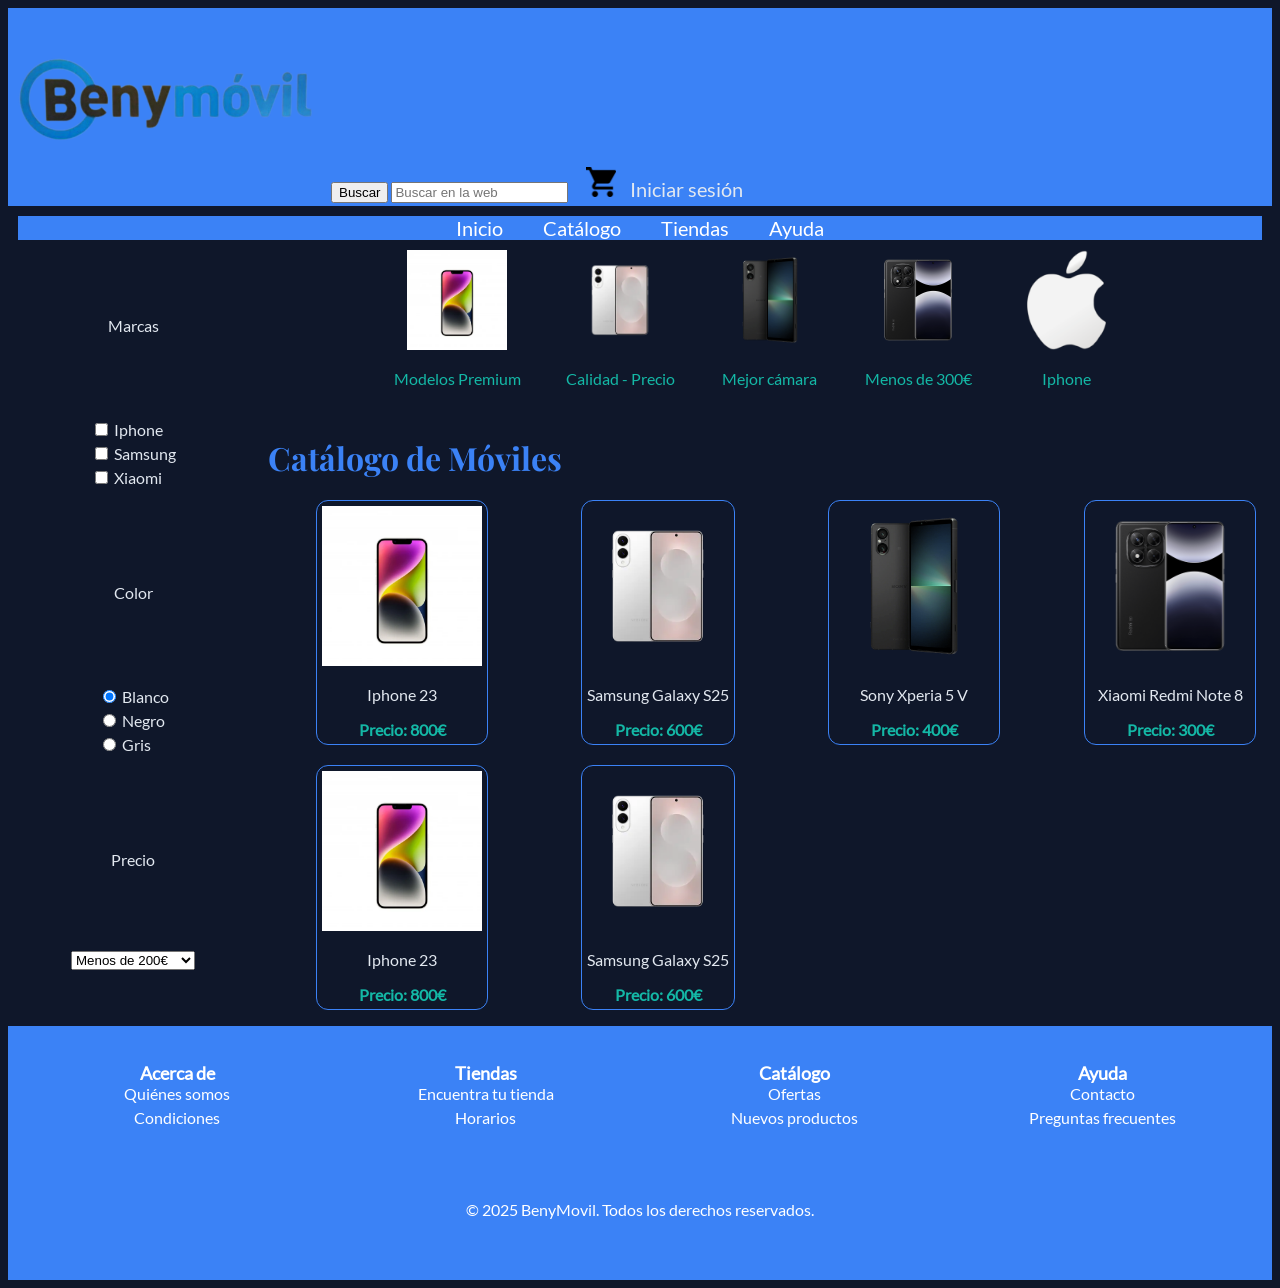
<file: practica-dor-detalles/index.html>
<!DOCTYPE html>
<html lang="es">
<head>
    <meta charset="UTF-8" />
    <meta name="viewport" content="width=device-width, initial-scale=1.0" />
    <title>Tienda</title>

    <!-- CSS -->
    <link rel="stylesheet" href="app/css/style.css" />
    <link rel="stylesheet" href="app/css/catalogo.css" />
</head>

<body class="catalogo-page fondo letra-principal">

    <!-- HEADER -->
    <header class="header">
        <div class="logo">
            <img src="app/img/main-logo.png" />

            <div class="buscar">
                <input type="submit" value="Buscar" />
                <input class="busqueda" type="search" placeholder="Buscar en la web" />
            </div>

            <a href="" class="carrito">
                <img src="app/img/logo-carrito.png" />
            </a>

            <a href="" class="sesion">Iniciar sesión</a>
        </div>
    </header>

    <!-- NAV -->
    <nav class="barra_navegacion">
        <a href="">Inicio</a>
        <a href="">Catálogo</a>
        <a href="">Tiendas</a>
        <a href="">Ayuda</a>
    </nav>

    <!-- GRID PRINCIPAL -->
    <div class="wrapper">

        <!-- FILTROS -->
        <aside class="filtros">
            <span class="titulo_aside">Marcas</span>
            <form>
                <label class="option">
                    <input type="checkbox" name="iphone" value="iphone" />
                    Iphone
                </label>

                <label class="option">
                    <input type="checkbox" name="samsung" value="samsung" />
                    Samsung
                </label>

                <label class="option">
                    <input type="checkbox" name="xiaomi" value="xiaomi" />
                    Xiaomi
                </label>
            </form>

            <span class="titulo_aside">Color</span>
            <form>
                <label class="option">
                    <input type="radio" name="color" value="blanco" checked />
                    Blanco
                </label>

                <label class="option">
                    <input type="radio" name="color" value="negro" />
                    Negro
                </label>

                <label class="option">
                    <input type="radio" name="color" value="gris" />
                    Gris
                </label>
            </form>

            <span class="titulo_aside">Precio</span>
            <form>
                <select name="Precio">
                    <option value="199">Menos de 200€</option>
                    <option value="200-500">Entre 200 y 500€</option>
                    <option value="501">Más de 500€</option>
                </select>
            </form>
        </aside>

        <!-- MENÚ RÁPIDO (zona superior del grid) -->
        <div class="menu_rapido_catalogo">
            <aside>
                <div class="menu_rapido">
                    <a href="">
                        <img src="app/img/iphone-img.webp" />
                        <p>Modelos Premium</p>
                    </a>

                    <a href="">
                        <img src="app/img/Samsung-Galaxy-S25.webp" />
                        <p>Calidad - Precio</p>
                    </a>

                    <a href="">
                        <img src="app/img/sony-xperia-5-v.png" />
                        <p>Mejor cámara</p>
                    </a>

                    <a href="">
                        <img src="app/img/xiaomi.png" />
                        <p>Menos de 300€</p>
                    </a>

                    <a href="">
                        <img src="app/img/icon-mac.png" />
                        <p>Iphone</p>
                    </a>
                </div>
            </aside>
        </div>

        <!-- CONTENIDO PRINCIPAL -->
        <main class="contenedor_main">
            <h1 class="titulo-pagina">Catálogo de Móviles</h1>

            <section class="main">
                <div class="catalogo">

                    <!-- ARTÍCULO 1 -->
                    <article>
                        <div class="articulo">
                            <header><img src="app/img/iphone-img.webp" /></header>
                            <p>Iphone 23</p>
                            <footer>Precio: 800€</footer>
                        </div>
                    </article>

                    <!-- ARTÍCULO 2 -->
                    <article>
                        <div class="articulo">
                            <header><img src="app/img/Samsung-Galaxy-S25.webp" /></header>
                            <p>Samsung Galaxy S25</p>
                            <footer>Precio: 600€</footer>
                        </div>
                    </article>

                    <!-- ARTÍCULO 3 -->
                    <article>
                        <div class="articulo">
                            <header><img src="app/img/sony-xperia-5-v.png" /></header>
                            <p>Sony Xperia 5 V</p>
                            <footer>Precio: 400€</footer>
                        </div>
                    </article>

                    <!-- ARTÍCULO 4 -->
                    <article>
                        <div class="articulo">
                            <header><img src="app/img/xiaomi.png" /></header>
                            <p>Xiaomi Redmi Note 8</p>
                            <footer>Precio: 300€</footer>
                        </div>
                    </article>

                    <!-- ARTÍCULO 5 -->
                    <article>
                        <div class="articulo">
                            <header><img src="app/img/iphone-img.webp" /></header>
                            <p>Iphone 23</p>
                            <footer>Precio: 800€</footer>
                        </div>
                    </article>

                    <!-- ARTÍCULO 6 -->
                    <article>
                        <div class="articulo">
                            <header><img src="app/img/Samsung-Galaxy-S25.webp" /></header>
                            <p>Samsung Galaxy S25</p>
                            <footer>Precio: 600€</footer>
                        </div>
                    </article>

                </div>
            </section>

        </main>

    </div> <!-- FIN WRAPPER -->

    <!-- FOOTER -->
    <footer class="footer">
        <div class="footer-acerca">
            <span class="titulo_footer">Acerca de</span>
            <a href="">Quiénes somos</a>
            <a href="">Condiciones</a>
        </div>

        <div class="footer-tiendas">
            <span class="titulo_footer">Tiendas</span>
            <a href="">Encuentra tu tienda</a>
            <a href="">Horarios</a>
        </div>

        <div class="footer-catalogo">
            <span class="titulo_footer">Catálogo</span>
            <a href="">Ofertas</a>
            <a href="">Nuevos productos</a>
        </div>

        <div class="footer-ayuda">
            <span class="titulo_footer">Ayuda</span>
            <a href="">Contacto</a>
            <a href="">Preguntas frecuentes</a>
        </div>

        <div class="footer-copy">
            © 2025 BenyMovil. Todos los derechos reservados.
        </div>
    </footer>

</body>
</html>
</file>
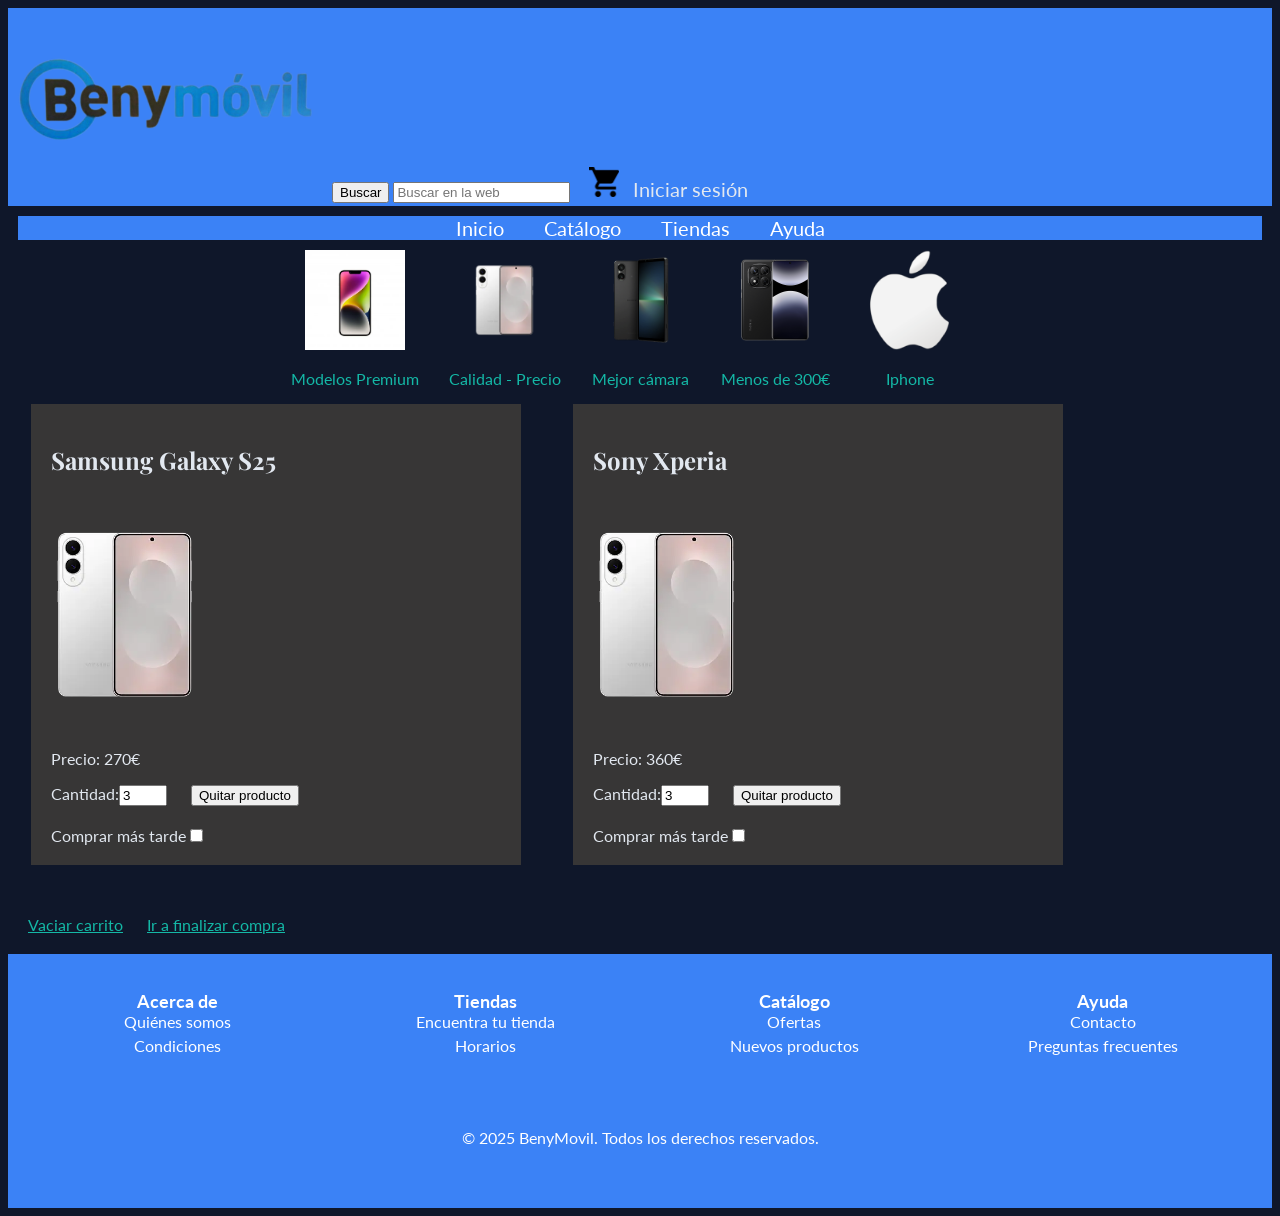
<file: practica-dor-detalles/templates/carrito.html>
<!DOCTYPE html>
<html lang="es">

<head>
    <meta charset="UTF-8">
    <meta name="viewport" content="width=device-width, initial-scale=1.0">
    <title>Tienda</title>
    <link rel="stylesheet" href="./../app/css/style.css">
    <link rel="stylesheet" href="./../app/css/single-product.css">
    <link rel="stylesheet" href="./../app/css/carrito.css">
    <link rel="preconnect" href="https://fonts.googleapis.com">
    <link rel="preconnect" href="https://fonts.gstatic.com" crossorigin>
    <link
        href="https://fonts.googleapis.com/css2?family=Cormorant+Garamond:ital,wght@0,300..700;1,300..700&family=Lato:ital,wght@0,100;0,300;0,400;0,700;0,900;1,100;1,300;1,400;1,700;1,900&family=Playfair+Display:ital,wght@0,400..900;1,400..900&family=Roboto:ital,wght@0,100..900;1,100..900&display=swap"
        rel="stylesheet">
    <script src="../app/js/carrito.js"></script>
</head>

<body class="fondo letra-principal single-product-page">
    <header class="header">
        <div class="logo">

            <img src="./../app/img/main-logo.png">
            <div class="buscar">
                <input type="submit" value="Buscar">
                <input class="busqueda" type="search" placeholder="Buscar en la web">
            </div>
            <a href="" class="carrito"><img src="./../app/img/logo-carrito.png"></a>
            <a href="" class="sesion">Iniciar sesión</a>
        </div>
    </header>
    <nav class="barra_navegacion">
        <a href="">Inicio</a>
        <a href="">Catálogo</a>
        <a href="">Tiendas</a>
        <a href="">Ayuda</a>
    </nav>
    <div class="menu_rapido_catalogo">
        <aside>
            <div class="menu_rapido">
                <a href=""><img src="./../app/img/iphone-img.webp">
                    <p>Modelos Premium</p>
                </a>
                <a href=""><img src="./../app/img/Samsung-Galaxy-S25.webp">
                    <p>Calidad - Precio</p>
                </a>
                <a href=""><img src="./../app/img/sony-xperia-5-v.png">
                    <p>Mejor cámara</p>
                </a>
                <a href=""><img src="./../app/img/xiaomi.png">
                    <p>Menos de 300€</p>
                </a>
                <a href=""><img src="./../app/img/icon-mac.png">
                    <p>Iphone</p>
                </a>
            </div>
        </aside>
    </div>
    <main class="contenedor_main">

        <section class="main">
           <div class="product-container" id="product-container">
                <!--Aquí se cargan los productos dinámicamente-->
           </div>
           <div class="carrito-vacio hidden">
                <p>No hay productos en la cesta. No se puede avanzar a checkout hasta que haya productos.</p>
           </div>
           <div class="enlaces-carrito">
                <a class="vaciar-carrito" href="">Vaciar carrito</a>
                <a class="finalizar-compra" href="checkout.html">Ir a finalizar compra</a>
           </div>

        </section>
    </main>
    <footer class="footer">
        <div class="footer-acerca">
            <span class="titulo_footer">Acerca de</span>
            <a href="">Quiénes somos</a>
            <a href="">Condiciones</a>
        </div>

        <div class="footer-tiendas">
            <span class="titulo_footer">Tiendas</span>
            <a href="">Encuentra tu tienda</a>
            <a href="">Horarios</a>
        </div>

        <div class="footer-catalogo">
            <span class="titulo_footer">Catálogo</span>
            <a href="">Ofertas</a>
            <a href="">Nuevos productos</a>
        </div>

        <div class="footer-ayuda">
            <span class="titulo_footer">Ayuda</span>
            <a href="">Contacto</a>
            <a href="">Preguntas frecuentes</a>
        </div>

        <div class="footer-copy">
            © 2025 BenyMovil. Todos los derechos reservados.
        </div>
    </footer>


</body>

</html>
</file>
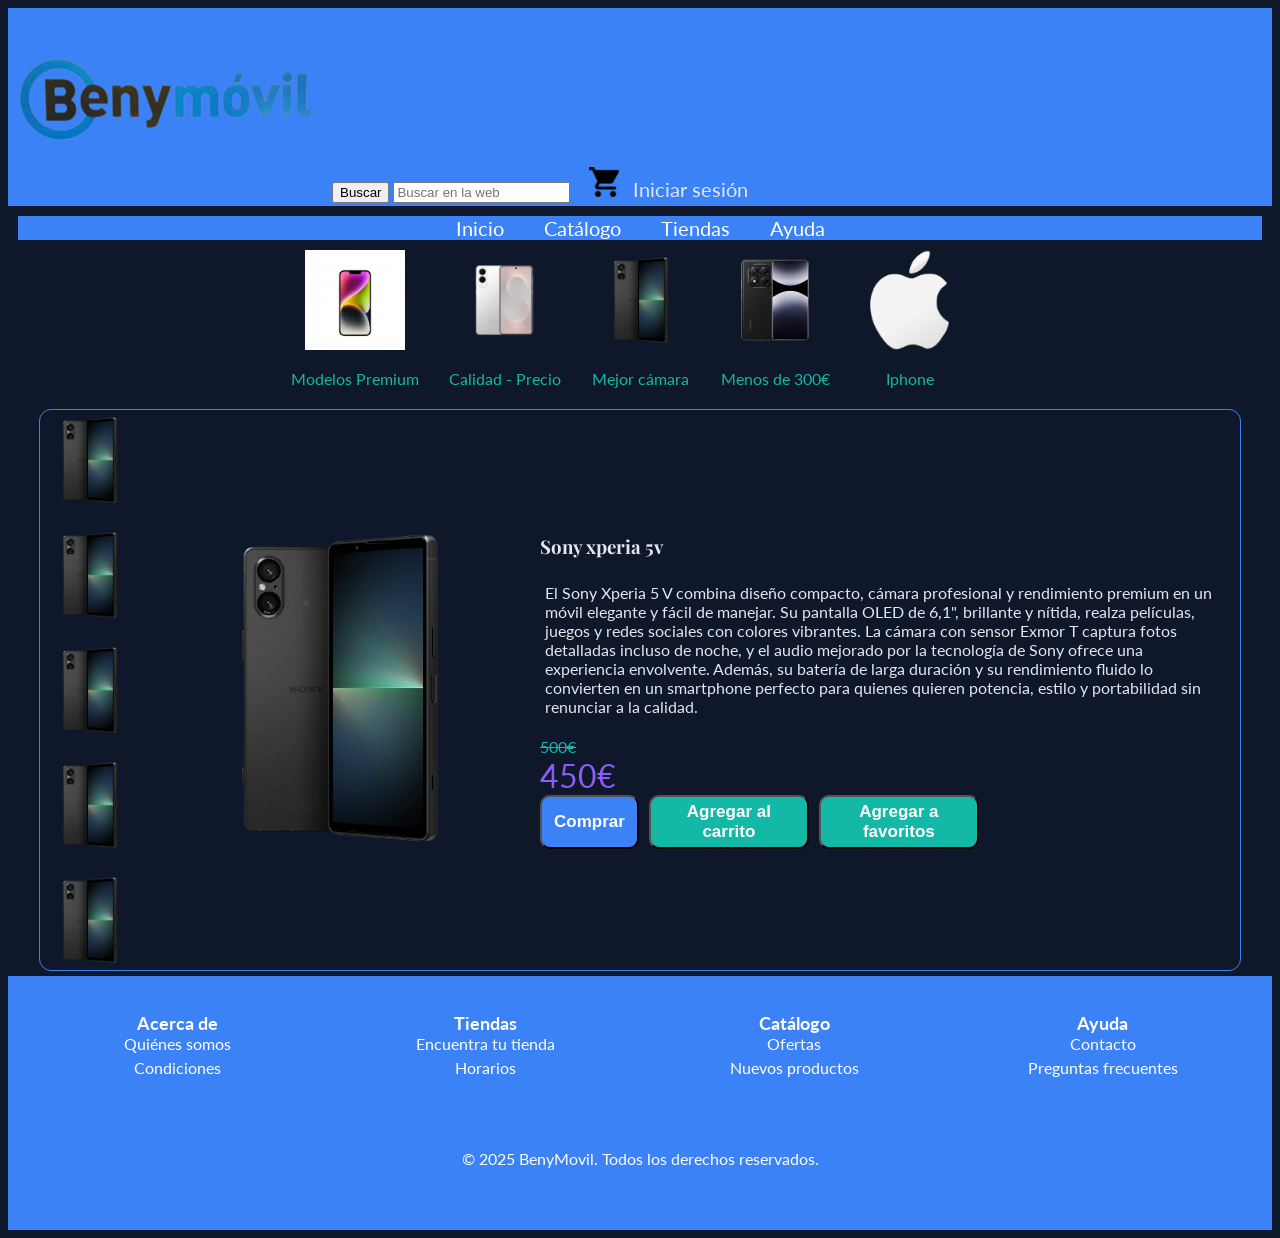
<file: practica-dor-detalles/templates/checkout.html>
<!DOCTYPE html>
<html lang="es">

<head>
    <meta charset="UTF-8">
    <meta name="viewport" content="width=device-width, initial-scale=1.0">
    <title>Tienda</title>
    <link rel="stylesheet" href="./../app/css/style.css">
    <link rel="stylesheet" href="./../app/css/single-product.css">
    <link rel="preconnect" href="https://fonts.googleapis.com">
    <link rel="preconnect" href="https://fonts.gstatic.com" crossorigin>
    <link
        href="https://fonts.googleapis.com/css2?family=Cormorant+Garamond:ital,wght@0,300..700;1,300..700&family=Lato:ital,wght@0,100;0,300;0,400;0,700;0,900;1,100;1,300;1,400;1,700;1,900&family=Playfair+Display:ital,wght@0,400..900;1,400..900&family=Roboto:ital,wght@0,100..900;1,100..900&display=swap"
        rel="stylesheet">

</head>

<body class="fondo letra-principal single-product-page">
    <header class="header">
        <div class="logo">

            <img src="./../app/img/main-logo.png">
            <div class="buscar">
                <input type="submit" value="Buscar">
                <input class="busqueda" type="search" placeholder="Buscar en la web">
            </div>
            <a href="" class="carrito"><img src="./../app/img/logo-carrito.png"></a>
            <a href="" class="sesion">Iniciar sesión</a>
        </div>
    </header>
    <nav class="barra_navegacion">
        <a href="">Inicio</a>
        <a href="">Catálogo</a>
        <a href="">Tiendas</a>
        <a href="">Ayuda</a>
    </nav>
    <div class="menu_rapido_catalogo">
        <aside>
            <div class="menu_rapido">
                <a href=""><img src="./../app/img/iphone-img.webp">
                    <p>Modelos Premium</p>
                </a>
                <a href=""><img src="./../app/img/Samsung-Galaxy-S25.webp">
                    <p>Calidad - Precio</p>
                </a>
                <a href=""><img src="./../app/img/sony-xperia-5-v.png">
                    <p>Mejor cámara</p>
                </a>
                <a href=""><img src="./../app/img/xiaomi.png">
                    <p>Menos de 300€</p>
                </a>
                <a href=""><img src="./../app/img/icon-mac.png">
                    <p>Iphone</p>
                </a>
            </div>
        </aside>
    </div>
    <main class="contenedor_main">

        <section class="main">
            <article class="articulo">
                <div class="imagen-articulo">
                    <img alt="" src="./../app/img/sony-xperia-5-v.png">
                </div>
                <div class="galeria">
                    <div class="galeria-item">
                        <img alt="" src="./../app/img/sony-xperia-5-v.png">
                    </div>
                    <div class="galeria-item">
                        <img alt="" src="./../app/img/sony-xperia-5-v.png">
                    </div>
                    <div class="galeria-item">
                        <img alt="" src="./../app/img/sony-xperia-5-v.png">
                    </div>
                    <div class="galeria-item">
                        <img alt="" src="./../app/img/sony-xperia-5-v.png">
                    </div>
                    <div class="galeria-item">
                        <img alt="" src="./../app/img/sony-xperia-5-v.png">
                    </div>
                </div>
                <div class="contenido-articulo">
                    <h1>Sony xperia 5v</h1>
                    <p class="texto-detalles">El Sony Xperia 5 V combina diseño compacto, cámara profesional y
                        rendimiento premium en un móvil elegante y fácil de manejar. Su pantalla OLED de 6,1", brillante
                        y nítida, realza películas, juegos y redes sociales con colores vibrantes. La cámara con sensor
                        Exmor T captura fotos detalladas incluso de noche, y el audio mejorado por la tecnología de Sony
                        ofrece una experiencia envolvente. Además, su batería de larga duración y su rendimiento fluido
                        lo convierten en un smartphone perfecto para quienes quieren potencia, estilo y portabilidad sin
                        renunciar a la calidad.</p>
                    <div class="precio-articulo">
                        <span>500€</span>
                    </div>
                    <div class="precio-articulo precio-articulo-rebajado">
                        <span>450€</span>
                    </div>
                    <div>
                        <form>
                            <div class="form-buttons">
                                <button class="boton boton-comprar">Comprar</button>
                                <button class="boton boton-secundario">Agregar al carrito</button>
                                <button class="boton boton-secundario">Agregar a favoritos</button>
                            </div>
                        </form>
                    </div>

                </div>
            </article>

        </section>
    </main>
    <footer class="footer">
        <div class="footer-acerca">
            <span class="titulo_footer">Acerca de</span>
            <a href="">Quiénes somos</a>
            <a href="">Condiciones</a>
        </div>

        <div class="footer-tiendas">
            <span class="titulo_footer">Tiendas</span>
            <a href="">Encuentra tu tienda</a>
            <a href="">Horarios</a>
        </div>

        <div class="footer-catalogo">
            <span class="titulo_footer">Catálogo</span>
            <a href="">Ofertas</a>
            <a href="">Nuevos productos</a>
        </div>

        <div class="footer-ayuda">
            <span class="titulo_footer">Ayuda</span>
            <a href="">Contacto</a>
            <a href="">Preguntas frecuentes</a>
        </div>

        <div class="footer-copy">
            © 2025 BenyMovil. Todos los derechos reservados.
        </div>
    </footer>


</body>

</html>
</file>
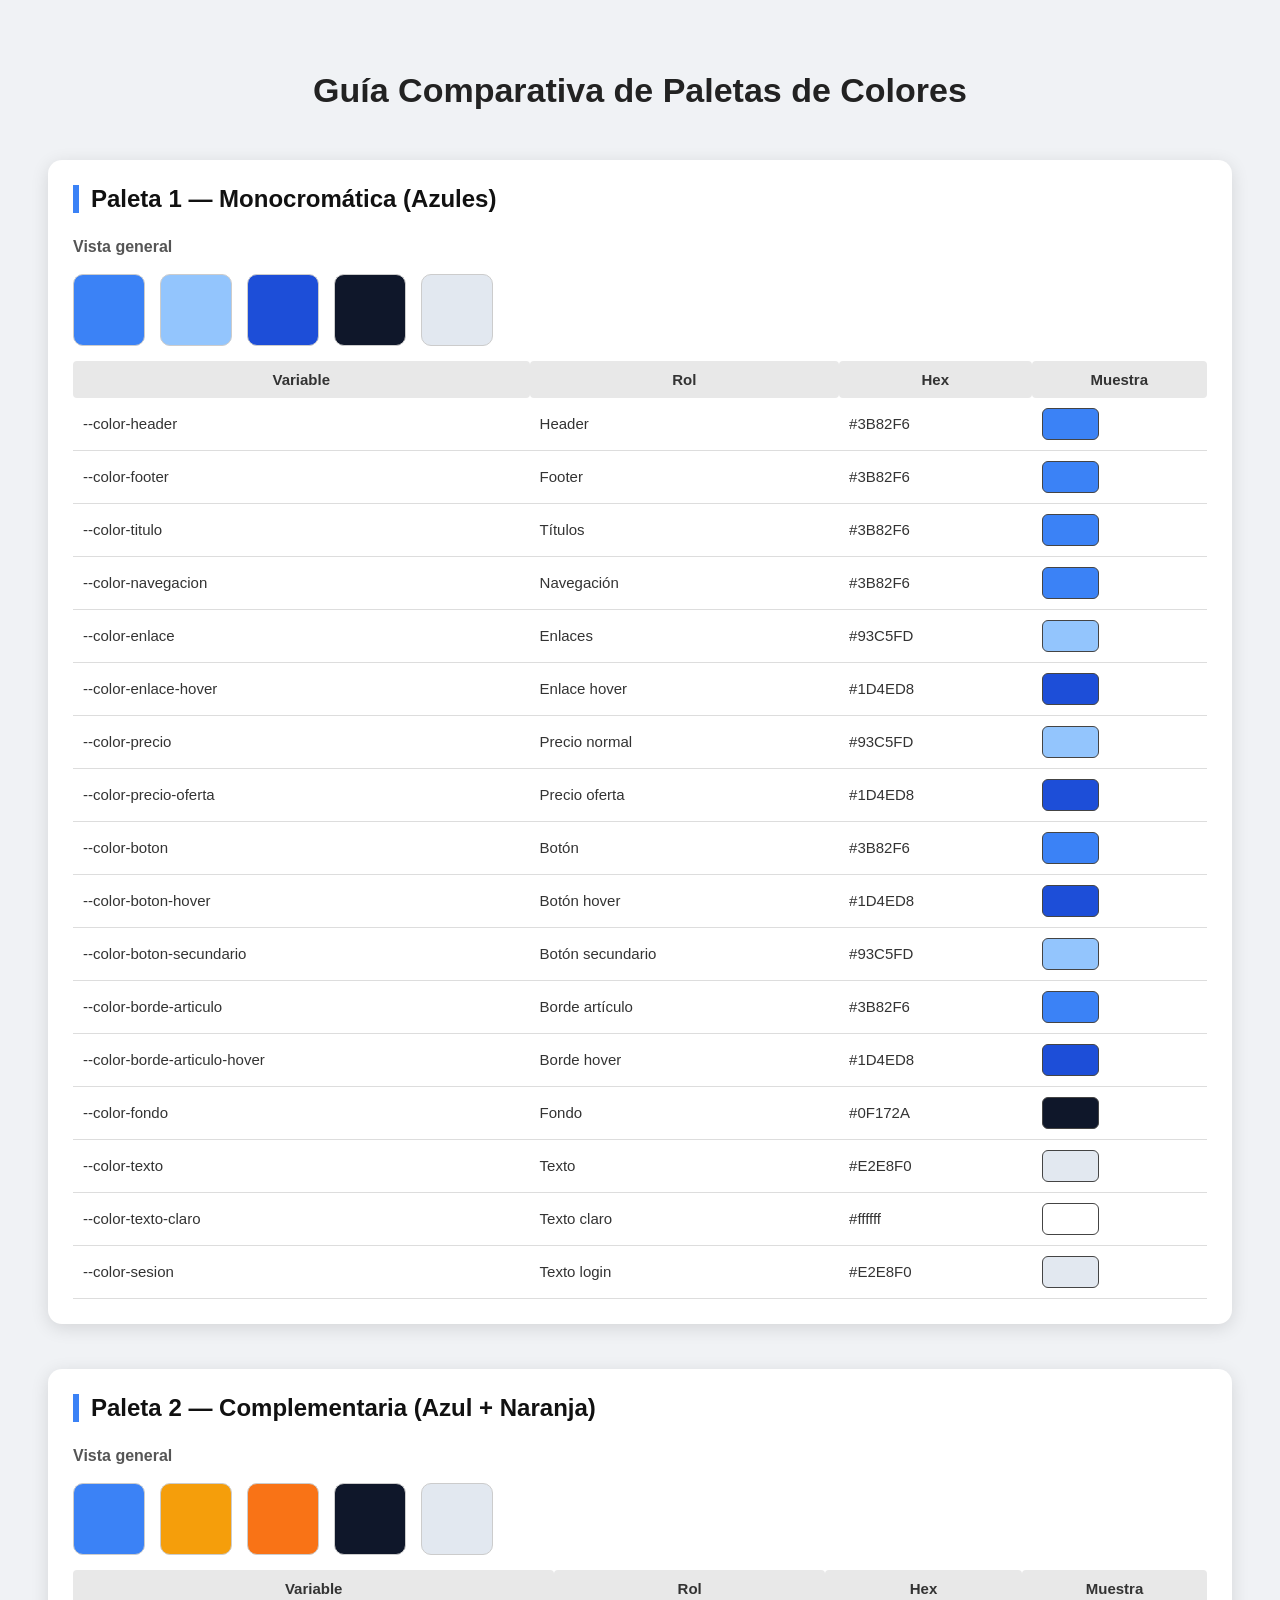
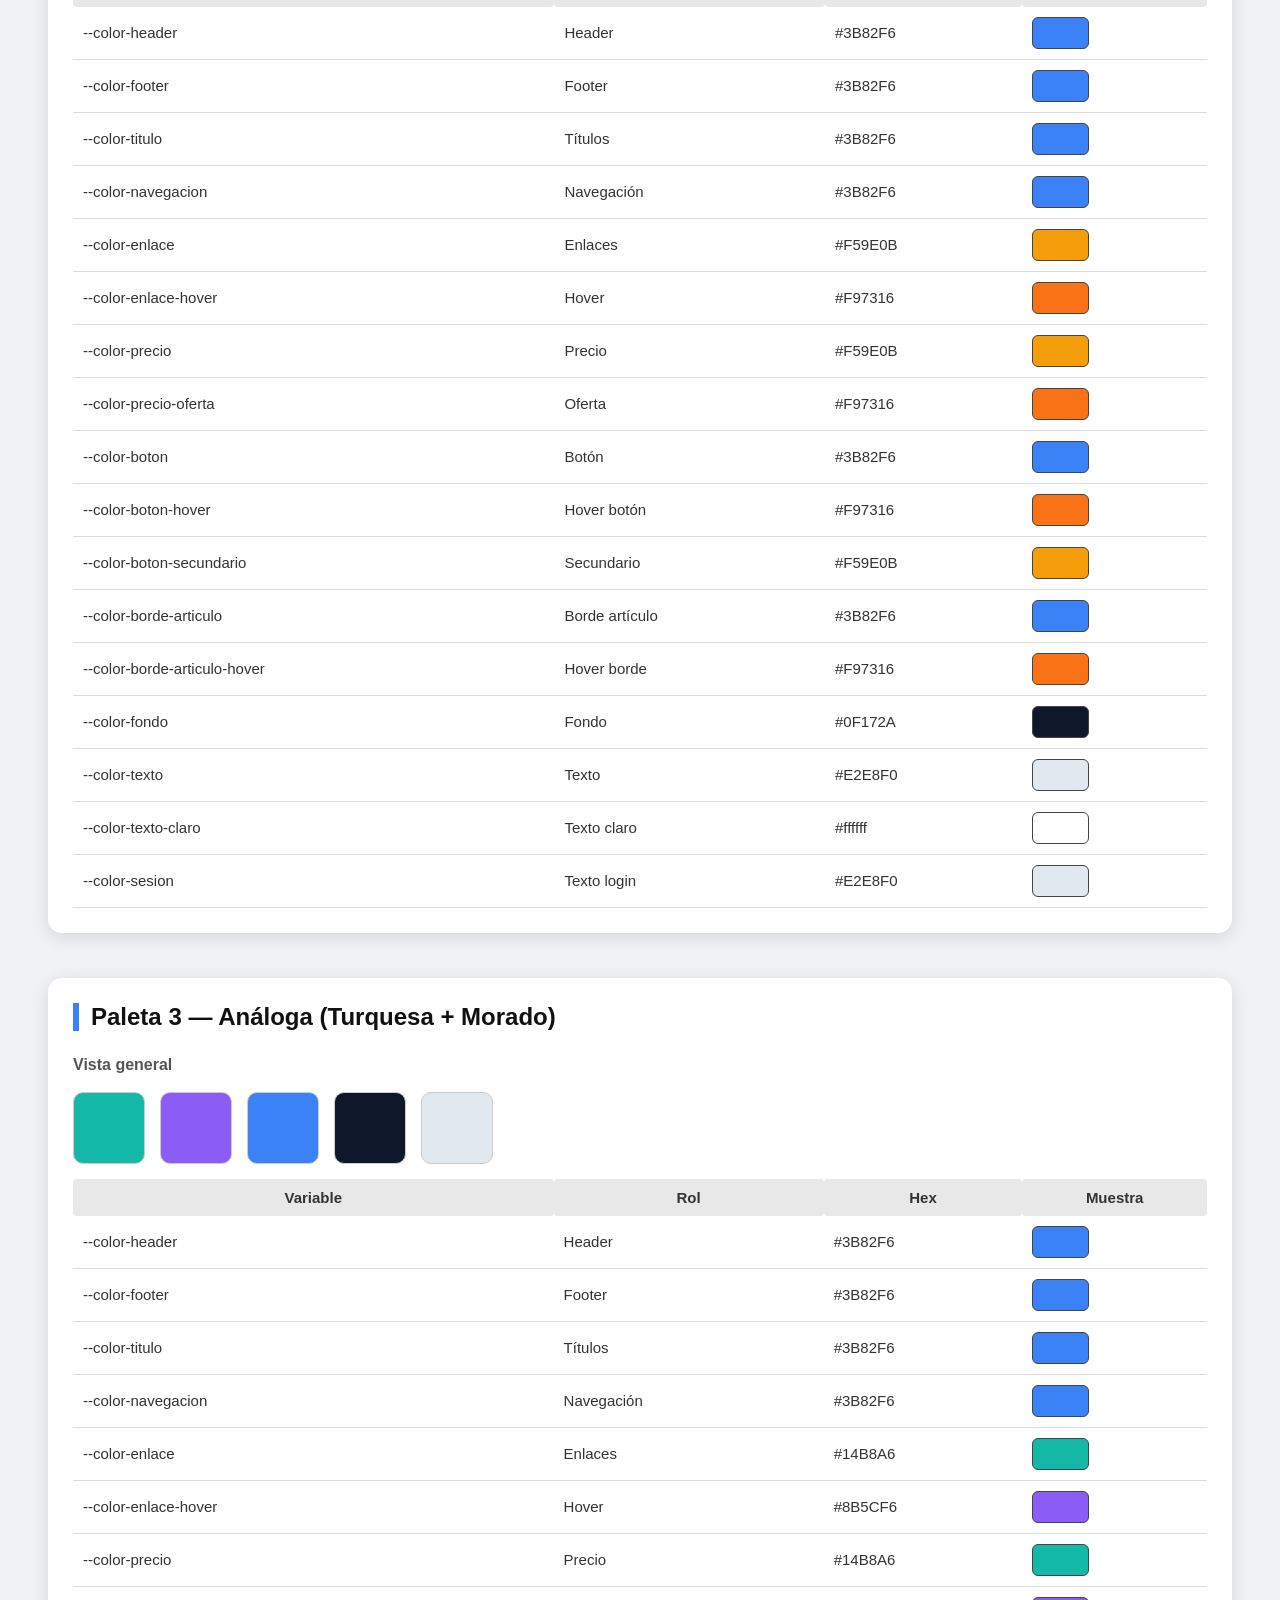
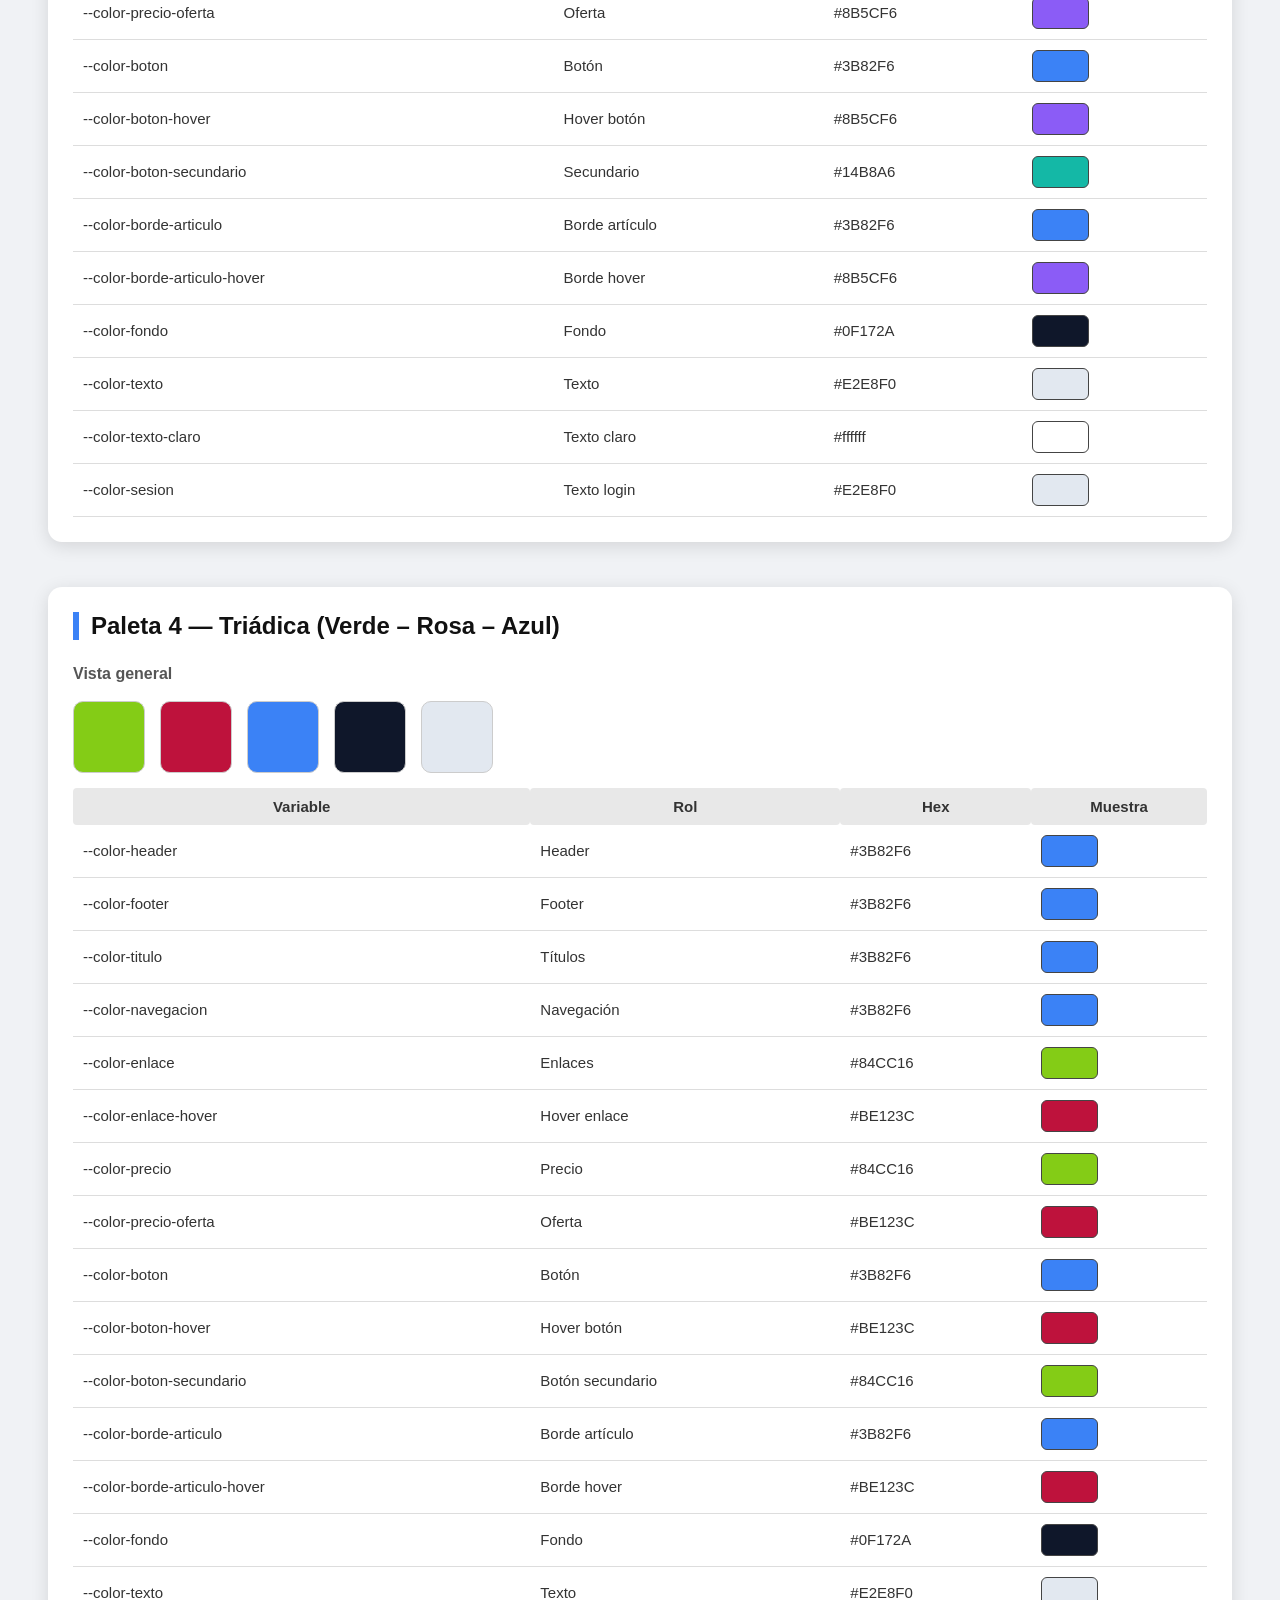
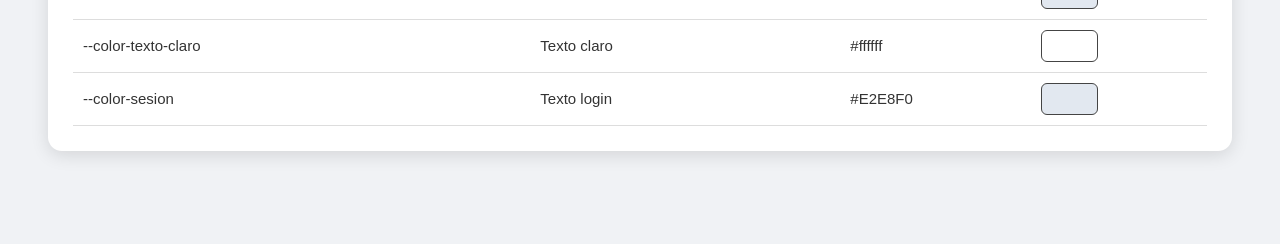
<file: practica-dor-detalles/templates/paleta.html>
<!DOCTYPE html>
<html lang="es">
<head>
<meta charset="UTF-8">
<title>Guía de Paletas de Colores</title>

<style>
    body {
        background: #f0f2f5;
        font-family: "Segoe UI", Arial, sans-serif;
        padding: 40px;
        color: #333;
    }

    h1 {
        text-align: center;
        font-size: 34px;
        margin-bottom: 50px;
        color: #222;
    }

    .paleta-card {
        background: white;
        border-radius: 14px;
        padding: 25px;
        margin-bottom: 45px;
        box-shadow: 0 4px 18px rgba(0,0,0,0.12);
    }

    h2 {
        margin-top: 0;
        color: #111;
        border-left: 6px solid #3B82F6;
        padding-left: 12px;
    }

    table {
        width: 100%;
        border-collapse: collapse;
        margin-top: 15px;
        font-size: 15px;
    }

    th {
        background: #e8e8e8;
        padding: 10px;
        border-radius: 4px;
        font-weight: bold;
    }

    td {
        padding: 10px;
        border-bottom: 1px solid #ddd;
    }

    .muestra {
        width: 55px;
        height: 30px;
        border-radius: 6px;
        border: 1px solid #444;
    }

    .grupo-muestras {
        display: flex;
        gap: 15px;
        margin-top: 18px;
        margin-bottom: 10px;
    }

    .cuadro {
        width: 70px;
        height: 70px;
        border-radius: 10px;
        border: 1px solid #ccc;
    }

    .subtitulo {
        font-size: 16px;
        margin-top: 25px;
        margin-bottom: 5px;
        font-weight: bold;
        color: #555;
    }

</style>
</head>

<body>

<h1>Guía Comparativa de Paletas de Colores</h1>

<!-- ===================================================== -->
<!-- PALETA 1 - MONOCROMÁTICA -->
<!-- ===================================================== -->
<div class="paleta-card">
    <h2>Paleta 1 — Monocromática (Azules)</h2>

    <div class="subtitulo">Vista general</div>
    <div class="grupo-muestras">
        <div class="cuadro" style="background:#3B82F6;"></div>
        <div class="cuadro" style="background:#93C5FD;"></div>
        <div class="cuadro" style="background:#1D4ED8;"></div>
        <div class="cuadro" style="background:#0F172A;"></div>
        <div class="cuadro" style="background:#E2E8F0;"></div>
    </div>

    <table>
        <tr><th>Variable</th><th>Rol</th><th>Hex</th><th>Muestra</th></tr>

        <tr><td>--color-header</td><td>Header</td><td>#3B82F6</td><td><div class="muestra" style="background:#3B82F6;"></div></td></tr>
        <tr><td>--color-footer</td><td>Footer</td><td>#3B82F6</td><td><div class="muestra" style="background:#3B82F6;"></div></td></tr>
        <tr><td>--color-titulo</td><td>Títulos</td><td>#3B82F6</td><td><div class="muestra" style="background:#3B82F6;"></div></td></tr>
        <tr><td>--color-navegacion</td><td>Navegación</td><td>#3B82F6</td><td><div class="muestra" style="background:#3B82F6;"></div></td></tr>

        <tr><td>--color-enlace</td><td>Enlaces</td><td>#93C5FD</td><td><div class="muestra" style="background:#93C5FD;"></div></td></tr>
        <tr><td>--color-enlace-hover</td><td>Enlace hover</td><td>#1D4ED8</td><td><div class="muestra" style="background:#1D4ED8;"></div></td></tr>

        <tr><td>--color-precio</td><td>Precio normal</td><td>#93C5FD</td><td><div class="muestra" style="background:#93C5FD;"></div></td></tr>
        <tr><td>--color-precio-oferta</td><td>Precio oferta</td><td>#1D4ED8</td><td><div class="muestra" style="background:#1D4ED8;"></div></td></tr>

        <tr><td>--color-boton</td><td>Botón</td><td>#3B82F6</td><td><div class="muestra" style="background:#3B82F6;"></div></td></tr>
        <tr><td>--color-boton-hover</td><td>Botón hover</td><td>#1D4ED8</td><td><div class="muestra" style="background:#1D4ED8;"></div></td></tr>
        <tr><td>--color-boton-secundario</td><td>Botón secundario</td><td>#93C5FD</td><td><div class="muestra" style="background:#93C5FD;"></div></td></tr>

        <tr><td>--color-borde-articulo</td><td>Borde artículo</td><td>#3B82F6</td><td><div class="muestra" style="background:#3B82F6;"></div></td></tr>
        <tr><td>--color-borde-articulo-hover</td><td>Borde hover</td><td>#1D4ED8</td><td><div class="muestra" style="background:#1D4ED8;"></div></td></tr>

        <tr><td>--color-fondo</td><td>Fondo</td><td>#0F172A</td><td><div class="muestra" style="background:#0F172A;"></div></td></tr>
        <tr><td>--color-texto</td><td>Texto</td><td>#E2E8F0</td><td><div class="muestra" style="background:#E2E8F0;"></div></td></tr>
        <tr><td>--color-texto-claro</td><td>Texto claro</td><td>#ffffff</td><td><div class="muestra" style="background:#ffffff;"></div></td></tr>
        <tr><td>--color-sesion</td><td>Texto login</td><td>#E2E8F0</td><td><div class="muestra" style="background:#E2E8F0;"></div></td></tr>

    </table>
</div>

<!-- ===================================================== -->
<!-- PALETA 2 - COMPLEMENTARIA -->
<!-- ===================================================== -->
<div class="paleta-card">
    <h2>Paleta 2 — Complementaria (Azul + Naranja)</h2>

    <div class="subtitulo">Vista general</div>
    <div class="grupo-muestras">
        <div class="cuadro" style="background:#3B82F6;"></div>
        <div class="cuadro" style="background:#F59E0B;"></div>
        <div class="cuadro" style="background:#F97316;"></div>
        <div class="cuadro" style="background:#0F172A;"></div>
        <div class="cuadro" style="background:#E2E8F0;"></div>
    </div>

    <table>
        <tr><th>Variable</th><th>Rol</th><th>Hex</th><th>Muestra</th></tr>

        <tr><td>--color-header</td><td>Header</td><td>#3B82F6</td><td><div class="muestra" style="background:#3B82F6;"></div></td></tr>
        <tr><td>--color-footer</td><td>Footer</td><td>#3B82F6</td><td><div class="muestra" style="background:#3B82F6;"></div></td></tr>
        <tr><td>--color-titulo</td><td>Títulos</td><td>#3B82F6</td><td><div class="muestra" style="background:#3B82F6;"></div></td></tr>
        <tr><td>--color-navegacion</td><td>Navegación</td><td>#3B82F6</td><td><div class="muestra" style="background:#3B82F6;"></div></td></tr>

        <tr><td>--color-enlace</td><td>Enlaces</td><td>#F59E0B</td><td><div class="muestra" style="background:#F59E0B;"></div></td></tr>
        <tr><td>--color-enlace-hover</td><td>Hover</td><td>#F97316</td><td><div class="muestra" style="background:#F97316;"></div></td></tr>

        <tr><td>--color-precio</td><td>Precio</td><td>#F59E0B</td><td><div class="muestra" style="background:#F59E0B;"></div></td></tr>
        <tr><td>--color-precio-oferta</td><td>Oferta</td><td>#F97316</td><td><div class="muestra" style="background:#F97316;"></div></td></tr>

        <tr><td>--color-boton</td><td>Botón</td><td>#3B82F6</td><td><div class="muestra" style="background:#3B82F6;"></div></td></tr>
        <tr><td>--color-boton-hover</td><td>Hover botón</td><td>#F97316</td><td><div class="muestra" style="background:#F97316;"></div></td></tr>
        <tr><td>--color-boton-secundario</td><td>Secundario</td><td>#F59E0B</td><td><div class="muestra" style="background:#F59E0B;"></div></td></tr>

        <tr><td>--color-borde-articulo</td><td>Borde artículo</td><td>#3B82F6</td><td><div class="muestra" style="background:#3B82F6;"></div></td></tr>
        <tr><td>--color-borde-articulo-hover</td><td>Hover borde</td><td>#F97316</td><td><div class="muestra" style="background:#F97316;"></div></td></tr>

        <tr><td>--color-fondo</td><td>Fondo</td><td>#0F172A</td><td><div class="muestra" style="background:#0F172A;"></div></td></tr>
        <tr><td>--color-texto</td><td>Texto</td><td>#E2E8F0</td><td><div class="muestra" style="background:#E2E8F0;"></div></td></tr>
        <tr><td>--color-texto-claro</td><td>Texto claro</td><td>#ffffff</td><td><div class="muestra" style="background:#ffffff;"></div></td></tr>
        <tr><td>--color-sesion</td><td>Texto login</td><td>#E2E8F0</td><td><div class="muestra" style="background:#E2E8F0;"></div></td></tr>

    </table>
</div>

<!-- ===================================================== -->
<!-- PALETA 3 - ANÁLOGA -->
<!-- ===================================================== -->
<div class="paleta-card">
    <h2>Paleta 3 — Análoga (Turquesa + Morado)</h2>

    <div class="subtitulo">Vista general</div>
    <div class="grupo-muestras">
        <div class="cuadro" style="background:#14B8A6;"></div>
        <div class="cuadro" style="background:#8B5CF6;"></div>
        <div class="cuadro" style="background:#3B82F6;"></div>
        <div class="cuadro" style="background:#0F172A;"></div>
        <div class="cuadro" style="background:#E2E8F0;"></div>
    </div>

    <table>
        <tr><th>Variable</th><th>Rol</th><th>Hex</th><th>Muestra</th></tr>

        <tr><td>--color-header</td><td>Header</td><td>#3B82F6</td><td><div class="muestra" style="background:#3B82F6;"></div></td></tr>
        <tr><td>--color-footer</td><td>Footer</td><td>#3B82F6</td><td><div class="muestra" style="background:#3B82F6;"></div></td></tr>
        <tr><td>--color-titulo</td><td>Títulos</td><td>#3B82F6</td><td><div class="muestra" style="background:#3B82F6;"></div></td></tr>
        <tr><td>--color-navegacion</td><td>Navegación</td><td>#3B82F6</td><td><div class="muestra" style="background:#3B82F6;"></div></td></tr>

        <tr><td>--color-enlace</td><td>Enlaces</td><td>#14B8A6</td><td><div class="muestra" style="background:#14B8A6;"></div></td></tr>
        <tr><td>--color-enlace-hover</td><td>Hover</td><td>#8B5CF6</td><td><div class="muestra" style="background:#8B5CF6;"></div></td></tr>

        <tr><td>--color-precio</td><td>Precio</td><td>#14B8A6</td><td><div class="muestra" style="background:#14B8A6;"></div></td></tr>
        <tr><td>--color-precio-oferta</td><td>Oferta</td><td>#8B5CF6</td><td><div class="muestra" style="background:#8B5CF6;"></div></td></tr>

        <tr><td>--color-boton</td><td>Botón</td><td>#3B82F6</td><td><div class="muestra" style="background:#3B82F6;"></div></td></tr>
        <tr><td>--color-boton-hover</td><td>Hover botón</td><td>#8B5CF6</td><td><div class="muestra" style="background:#8B5CF6;"></div></td></tr>
        <tr><td>--color-boton-secundario</td><td>Secundario</td><td>#14B8A6</td><td><div class="muestra" style="background:#14B8A6;"></div></td></tr>

        <tr><td>--color-borde-articulo</td><td>Borde artículo</td><td>#3B82F6</td><td><div class="muestra" style="background:#3B82F6;"></div></td></tr>
        <tr><td>--color-borde-articulo-hover</td><td>Borde hover</td><td>#8B5CF6</td><td><div class="muestra" style="background:#8B5CF6;"></div></td></tr>

        <tr><td>--color-fondo</td><td>Fondo</td><td>#0F172A</td><td><div class="muestra" style="background:#0F172A;"></div></td></tr>
        <tr><td>--color-texto</td><td>Texto</td><td>#E2E8F0</td><td><div class="muestra" style="background:#E2E8F0;"></div></td></tr>
        <tr><td>--color-texto-claro</td><td>Texto claro</td><td>#ffffff</td><td><div class="muestra" style="background:#ffffff;"></div></td></tr>
        <tr><td>--color-sesion</td><td>Texto login</td><td>#E2E8F0</td><td><div class="muestra" style="background:#E2E8F0;"></div></td></tr>

    </table>
</div>

<!-- ===================================================== -->
<!-- PALETA 4 - TRIÁDICA -->
<!-- ===================================================== -->
<div class="paleta-card">
    <h2>Paleta 4 — Triádica (Verde – Rosa – Azul)</h2>

    <div class="subtitulo">Vista general</div>
    <div class="grupo-muestras">
        <div class="cuadro" style="background:#84CC16;"></div>
        <div class="cuadro" style="background:#BE123C;"></div>
        <div class="cuadro" style="background:#3B82F6;"></div>
        <div class="cuadro" style="background:#0F172A;"></div>
        <div class="cuadro" style="background:#E2E8F0;"></div>
    </div>

    <table>
        <tr><th>Variable</th><th>Rol</th><th>Hex</th><th>Muestra</th></tr>

        <tr><td>--color-header</td><td>Header</td><td>#3B82F6</td><td><div class="muestra" style="background:#3B82F6;"></div></td></tr>
        <tr><td>--color-footer</td><td>Footer</td><td>#3B82F6</td><td><div class="muestra" style="background:#3B82F6;"></div></td></tr>
        <tr><td>--color-titulo</td><td>Títulos</td><td>#3B82F6</td><td><div class="muestra" style="background:#3B82F6;"></div></td></tr>
        <tr><td>--color-navegacion</td><td>Navegación</td><td>#3B82F6</td><td><div class="muestra" style="background:#3B82F6;"></div></td></tr>

        <tr><td>--color-enlace</td><td>Enlaces</td><td>#84CC16</td><td><div class="muestra" style="background:#84CC16;"></div></td></tr>
        <tr><td>--color-enlace-hover</td><td>Hover enlace</td><td>#BE123C</td><td><div class="muestra" style="background:#BE123C;"></div></td></tr>

        <tr><td>--color-precio</td><td>Precio</td><td>#84CC16</td><td><div class="muestra" style="background:#84CC16;"></div></td></tr>
        <tr><td>--color-precio-oferta</td><td>Oferta</td><td>#BE123C</td><td><div class="muestra" style="background:#BE123C;"></div></td></tr>

        <tr><td>--color-boton</td><td>Botón</td><td>#3B82F6</td><td><div class="muestra" style="background:#3B82F6;"></div></td></tr>
        <tr><td>--color-boton-hover</td><td>Hover botón</td><td>#BE123C</td><td><div class="muestra" style="background:#BE123C;"></div></td></tr>
        <tr><td>--color-boton-secundario</td><td>Botón secundario</td><td>#84CC16</td><td><div class="muestra" style="background:#84CC16;"></div></td></tr>

        <tr><td>--color-borde-articulo</td><td>Borde artículo</td><td>#3B82F6</td><td><div class="muestra" style="background:#3B82F6;"></div></td></tr>
        <tr><td>--color-borde-articulo-hover</td><td>Borde hover</td><td>#BE123C</td><td><div class="muestra" style="background:#BE123C;"></div></td></tr>

        <tr><td>--color-fondo</td><td>Fondo</td><td>#0F172A</td><td><div class="muestra" style="background:#0F172A;"></div></td></tr>
        <tr><td>--color-texto</td><td>Texto</td><td>#E2E8F0</td><td><div class="muestra" style="background:#E2E8F0;"></div></td></tr>
        <tr><td>--color-texto-claro</td><td>Texto claro</td><td>#ffffff</td><td><div class="muestra" style="background:#ffffff;"></div></td></tr>
        <tr><td>--color-sesion</td><td>Texto login</td><td>#E2E8F0</td><td><div class="muestra" style="background:#E2E8F0;"></div></td></tr>

    </table>
</div>

</body>
</html>
</file>
<file: practica-dor-detalles/app/css/style.css>
@font-face {
  font-family: "Cormorant Garamond";
  src: url(./../fonts/Cormorant_Garamond/CormorantGaramond-VariableFont_wght.ttf);
}

@font-face {
  font-family: "Lato";
  src: url(./../fonts/Lato/Lato-Regular.ttf);
}

@font-face {
  font-family: "Playfair Display";
  src: url(./../fonts/Playfair_Display/PlayfairDisplay-VariableFont_wght.ttf);
}

@font-face {
  font-family: "Roboto";
  src: url(./../fonts/Roboto/Roboto-VariableFont_wdth\,wght.ttf);
}
/*:root {
    --color-header: #3B82F6;
    --color-footer: #3B82F6;
     --color-titulo: #3B82F6;
    --color-navegacion: #3B82F6;

    --color-enlace: #93C5FD;
    --color-enlace-hover: #1D4ED8;

    --color-precio: #93C5FD;
    --color-precio-oferta: #1D4ED8;

    --color-boton: #3B82F6;
    --color-boton-hover: #1D4ED8;
    --color-boton-secundario: #93C5FD;

    --color-borde-articulo: #3B82F6;
    --color-borde-articulo-hover: #1D4ED8;

    --color-fondo: #0F172A;
    --color-texto: #E2E8F0;
    --color-texto-claro: #ffffff;
    --color-sesion: #E2E8F0;
}*/

/*:root {
    --color-header: #3B82F6;
    --color-footer: #3B82F6;
    --color-titulo: #3B82F6;
    --color-navegacion: #3B82F6;
    --color-enlace: #F59E0B;
    --color-enlace-hover: #F97316;
    --color-precio: #F59E0B;
    --color-precio-oferta: #F97316;
    --color-boton: #3B82F6;
    --color-boton-hover: #F97316;
    --color-boton-secundario: #F59E0B;
    --color-borde-articulo: #3B82F6;
    --color-borde-articulo-hover: #F97316;
    --color-fondo: #0F172A;
    --color-texto: #E2E8F0;
    --color-texto-claro: #ffffff;
    --color-sesion: #E2E8F0;
}*/

:root {
    --color-header: #3B82F6;
    --color-footer: #3B82F6;
    --color-titulo: #3B82F6;
    --color-navegacion: #3B82F6;
    --color-enlace: #14B8A6;
    --color-enlace-hover: #8B5CF6;
    --color-precio: #14B8A6;
    --color-precio-oferta: #8B5CF6;
    --color-boton: #3B82F6;
    --color-boton-hover: #8B5CF6;
    --color-boton-secundario: #14B8A6;
    --color-borde-articulo: #3B82F6;
    --color-borde-articulo-hover: #8B5CF6;
    --color-fondo: #0F172A;
    --color-texto: #E2E8F0;
    --color-texto-claro: #ffffff;
    --color-sesion: #E2E8F0;
}
/*:root {
    --color-header: #3B82F6;
    --color-footer: #3B82F6;
    --color-titulo: #3B82F6;
    --color-navegacion: #3B82F6;
    --color-enlace: #84CC16;
    --color-enlace-hover: #BE123C;
    --color-precio: #84CC16;
    --color-precio-oferta: #BE123C;
    --color-boton: #3B82F6;
    --color-boton-hover: #BE123C;
    --color-boton-secundario: #84CC16;
    --color-borde-articulo: #3B82F6;
    --color-borde-articulo-hover: #BE123C;
    --color-fondo: #0F172A;
    --color-texto: #E2E8F0;
    --color-texto-claro: #ffffff;
    --color-sesion: #E2E8F0;
}*/


body {
  background-color: var(--color-fondo);
  color: var(--color-texto);
  font-family: "Lato", sans-serif;
}

/* Header, navegación y footer */
.header,
.barra_navegacion,
.footer {
  background-color: var(--color-header);
}

/* Enlaces generales */
a {
  color: var(--color-enlace);
}

a:hover {
  color: var(--color-enlace-hover);
}

/* Header */
.header {
  background-color: var(--color-header);
  color: var(--color-texto-claro);
}

.barra_navegacion {
  background-color: var(--color-navegacion);
}

.barra_navegacion a {
  color: var(--color-texto-claro);
}

/* Footer */
.footer {
  background-color: var(--color-footer);
  color: var(--color-texto-claro);
}

.footer a {
  color: var(--color-texto-claro);
}

/* Artículos / Cards */
.articulo {
  border-radius: 12px;
  text-align: center;
  color: var(--color-texto);
  border: 1px solid var(--color-borde-articulo);
}

.articulo:hover {
  border-color: var(--color-borde-articulo-hover);
}

.articulo footer {
  color: var(--color-precio);
  font-weight: bold;
}

/* Tipografías */
.letra-principal {
  font-family: "Lato", "Roboto";
}

h1, h2, h3, h4 {
  font-family: "Playfair Display", "Cormorant Garamond";
}

/* Barra de navegación */
.barra_navegacion {
  display: flex;
  flex-direction: column;
  align-items: center;
  font-size: 20px;
  margin: 10px;
}

.barra_navegacion a {
  text-decoration: none;
}

.barra_navegacion a:hover {
  cursor: pointer;
  text-decoration: underline;
}

/* Botón INICIAR SESIÓN */
.sesion {
  display: inline-block;
  color: var(--color-sesion);
}

.sesion:hover {
  color: var(--color-sesion);
}

/* Logo */
.logo > img {
  width: 100%;
  margin: 10px;
}

/* Contenedor menú rápido + catálogo */
.menu_rapido_catalogo {
  display: flex;
  flex-direction: column;
  align-items: center;
  gap: 20px;
}

/* Buscador */
.buscar {
  height: 25px;
  width: auto;
  display: inline-block;
  margin-right: 5px;
}

/* Carrito */
.carrito img {
  height: 30px;
  width: auto;
}

.logo a {
  font-size: 20px;
  text-decoration: none;
  margin-left: 10px;
}

.logo a:hover {
  text-decoration: underline;
}

/* Menú rápido */
.menu_rapido {
  display: flex;
  flex-direction: column;
  align-items: center;
  width: 100%;
}

.menu_rapido img {
  height: 100px;
}

.menu_rapido a {
  font-size: 16px;
  text-decoration: none;
  margin-right: 30px;
  text-align: center;
}

.menu_rapido a:hover p {
  text-decoration: underline;
}

/* Footer estructuras */
.footer div {
  margin: 1em;
}

.footer {
  padding: 20px;
  text-align: center;
  display: flex;
  flex-direction: column;
  align-items: center;
}

.footer span {
  margin-bottom: 10px;
  font-size: 18px;
}

.footer a {
  display: block;
  text-decoration: none;
  margin-bottom: 5px;
}

.footer a:hover {
  text-decoration: underline;
}

.titulo_footer {
  font-weight: bold;
}

/* Media queries */
@media (min-width: 480px) {
  .logo > img {
    width: 300px;
    margin: 10px;
  }
}

@media (min-width: 640px) {
  .footer {
    display: grid;
    grid-template-columns: repeat(4, 1fr);
    grid-template-rows: 1fr 1fr;
    grid-template-areas:
      "acerca tiendas catalogo ayuda"
      "copy copy copy copy";
    gap: 10px;
  }

  .footer-acerca { grid-area: acerca; }
  .footer-tiendas { grid-area: tiendas; }
  .footer-catalogo { grid-area: catalogo; }
  .footer-ayuda { grid-area: ayuda; }
  .footer-copy { grid-area: copy; margin-top: 10px; }
}

@media (min-width: 800px) {
  .barra_navegacion {
    flex-direction: row;
    justify-content: center;
    align-items: center;
    gap: 40px;
    margin-top: 10px;
  }

  .barra_navegacion a {
    display: inline-block;
    margin: 0;
  }

  .menu_rapido {
    flex-direction: row;
    justify-content: space-around;
  }
}

@media (min-width: 1024px) {


  .menu_rapido_catalogo {
    width: 100%;
  }
}
</file>
<file: practica-dor-detalles/app/css/catalogo.css>
/* Título de la sección*/
.titulo {
   
    margin-left: 20px;
}
.titulo-pagina {
    margin-top: 1em;
    color: var(--color-titulo);
}
/* sección de filtros */
.filtros {
  margin: 1em;
    display: flex;
    flex-direction: column;
    align-items: center;
    text-align: left;  
}
 
/*grid de productos*/
.catalogo {
    display: grid;
    grid-template-columns: 1fr;
    gap: 20px;
    width: 100%;
    margin: 1em;
}
.articulo img{
    height: 10em;
    width: auto;
}

.articulo p {
    font-size: 1em;
}

.articulo footer{
    font-weight: bold;
}

.catalogo article {
    border-radius: 15px;
    display: flex;
    flex-direction: column;
    align-items: center;
}

.articulo { 
  padding: 5px;
}

@media (min-width: 480px) {
  .catalogo {
    grid-template-columns: repeat(2, 1fr);
  }

  .option {
    display: block;
    margin: 5px;
  }

  .titulo_aside {
    margin-top: 10px;
  }
}

@media (min-width: 800px) {

  .filtros {
    flex-direction: column;
    justify-content: space-around;
  }

  .catalogo {
    grid-template-columns: 1fr 1fr 1fr;
  }

  
}


@media (min-width: 1024px) {

    .wrapper {
        display: grid;
        grid-template-columns: 250px 1fr; 
        grid-template-rows: auto 1fr;  
        grid-template-areas:
            "filtros menu"
            "filtros main";
        column-gap: 10px;
    }

    .filtros {
        grid-area: filtros;
    }

    .menu_rapido_catalogo {
        grid-area: menu;
        width: 100%;
    }

    .contenedor_main {
        grid-area: main;
    }

    .menu_rapido_catalogo .menu_rapido {
        display: flex;
        justify-content: space-between;
        gap: 15px;
    }

    .catalogo {
    grid-template-columns: repeat(4, 1fr);
  }
}
</file>
<file: practica-dor-detalles/app/css/single-product.css>
/* Imagen principal */
.imagen-articulo img {
  width: 250px;
}

/* Miniaturas */
.galeria-item img {
  width: 170px;
}

/* Precios */
.precio-articulo {
    text-decoration: line-through;
    color: var(--color-precio);
}

.precio-articulo-rebajado {
    font-size: 2em;
    text-decoration: none;
    color: var(--color-precio-oferta);
}

/* Texto */
.texto-detalles {
    text-align: left;
    padding: 5px;
}

/* Botones generales */
.boton {
    font-weight: bold;
    border-radius: 10px;
    padding: 5px 12px;
    font-size: 17px;
    margin-bottom: 15px;
    cursor: pointer;
}

/* Botón principal “Comprar” */
.boton-comprar {
    background-color: var(--color-boton);
    color: var(--color-texto-claro);
}

/* Botón secundario “Añadir al carrito” */
.boton-secundario {
    background-color: var(--color-boton-secundario);
    color: var(--color-texto-claro);
}

/* Móvil: 2 columnas por defecto */
.galeria {
    display: grid;
    grid-template-columns: repeat(2, minmax(0, 1fr));
    gap: 14px;
    max-width: 260px;
    margin: 10px auto 0;
    justify-items: center;
}

.galeria-item img {
    width: 100%;
    max-width: 110px;
    height: auto;
    display: block;
}

/* >= 480px: 3 columnas */
@media (min-width: 480px) {
    .galeria {
        grid-template-columns: repeat(3, minmax(0, 1fr));
        max-width: 340px;
    }
}

/* >= 800px: 4 columnas */
@media (min-width: 800px) {
     .galeria {
        grid-template-columns: repeat(auto-fit, minmax(110px, 1fr));
        max-width: 100%;
    }
}

/* >= 1024px: Diseño escritorio */
@media (min-width: 1024px) {

    .articulo {
        max-width: 1200px;
        margin: 5px auto;
        display: grid;
        grid-template-columns: 100px 360px 1fr;
        gap: 20px;
        grid-template-areas:
            "galeria imagen texto";
        align-items: center;
        text-align: left;
    }

    .galeria {
        grid-area: galeria;
        display: flex;
        flex-direction: column;
        gap: 15px;
        max-width: 120px;
        margin: 0;
    }

    .galeria-item img {
        width: 100%;
        max-width: 110px;
    }

    .imagen-articulo {
        grid-area: imagen;
    }

    .imagen-articulo img {
        max-width: 430px;
        width: 100%;
        margin: 0;
    }

    .contenido-articulo {
        grid-area: texto;
        max-width: 100%;
        padding-right: 20px;
    }

    .contenido-articulo h1 {
        text-align: left;
    }

    .texto-detalles {
        text-align: left;
    }

    .form-buttons {
      display: flex;
      flex-direction: row;
      gap: 10px;
    }

    .boton-secundario {
        width: 160px;
    }
}
</file>
<file: practica-dor-detalles/app/css/carrito.css>
.product {
    background-color: #373636;
    padding: 20px;
    margin-bottom: 30px;
}

.hidden {
    display: none;
}
.carrito-vacio {
    margin-left: 20px;
    font-size: 27px;
}
.link-not-allowed {
    cursor: not-allowed;
}
.comprarDespues {
    margin-top: 20px;
}
.product-remove {
    margin-left: 20px;
}

.product-image {
    display: block;
    width: 148px;
}

.enlaces-carrito {
    padding: 20px;
}

.finalizar-compra {
    margin-left: 20px;
}

@media (min-width: 600px) {
  .product-container {
    display: flex;
    gap: 52px;
    margin-left: 23px;
  }

  .product {
    width: 450px;
  }
}
</file>
